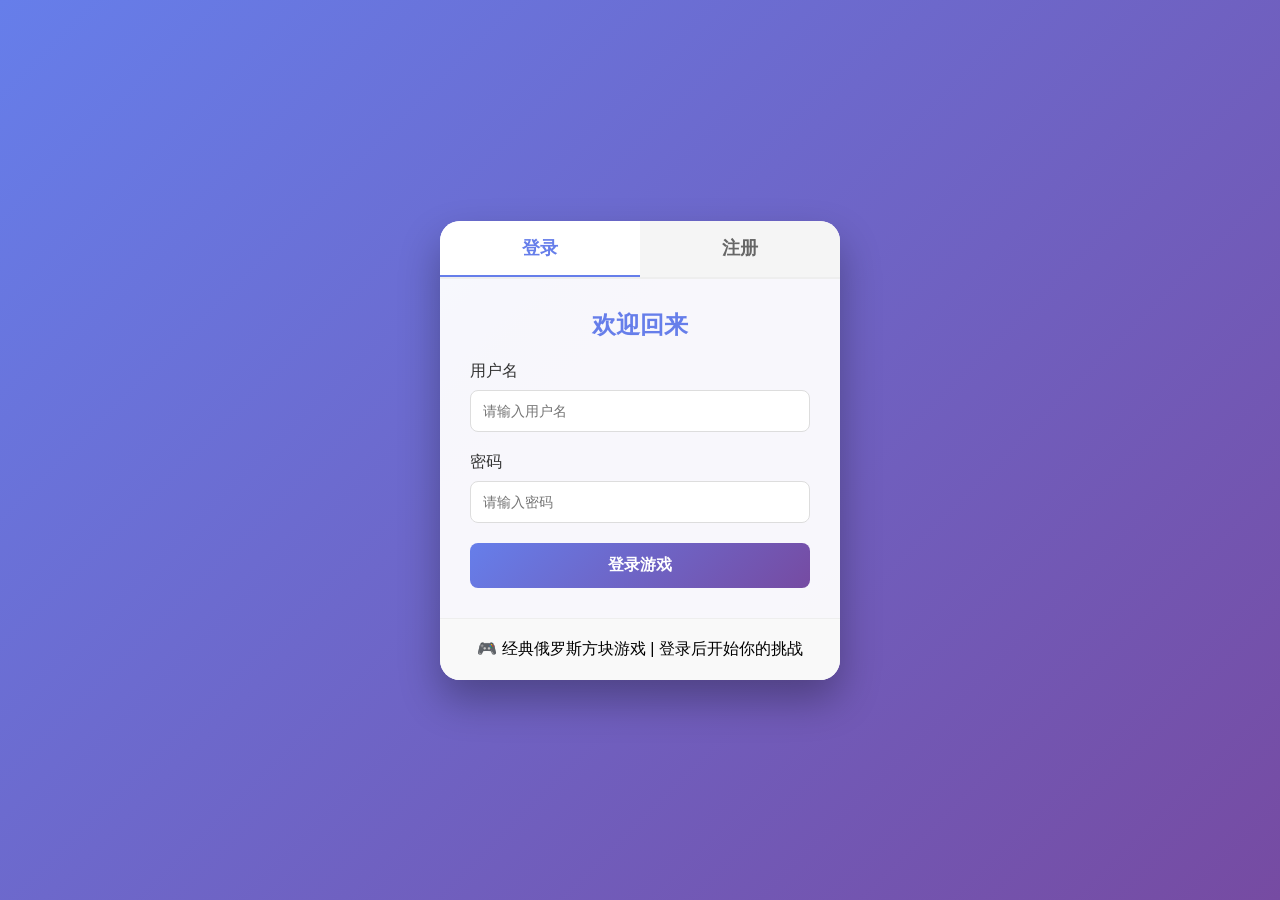
<file: 01-app/static/index.html>
<!DOCTYPE html>
<html lang="zh-CN">
<head>
    <meta charset="UTF-8">
    <meta name="viewport" content="width=device-width, initial-scale=1.0">
    <title>俄罗斯方块 - 登录/注册</title>
    <style>
        * {
            margin: 0;
            padding: 0;
            box-sizing: border-box;
        }

        body {
            background: linear-gradient(135deg, #667eea 0%, #764ba2 100%);
            font-family: 'Segoe UI', Tahoma, Geneva, Verdana, sans-serif;
            min-height: 100vh;
            display: flex;
            justify-content: center;
            align-items: center;
        }

        .container {
            background: rgba(255, 255, 255, 0.95);
            border-radius: 20px;
            box-shadow: 0 20px 40px rgba(0, 0, 0, 0.3);
            width: 400px;
            max-width: 90%;
            overflow: hidden;
        }

        .tabs {
            display: flex;
            border-bottom: 2px solid #eee;
        }

        .tab {
            flex: 1;
            text-align: center;
            padding: 15px;
            cursor: pointer;
            font-size: 18px;
            font-weight: bold;
            transition: all 0.3s;
            background: #f5f5f5;
            color: #666;
        }

        .tab.active {
            background: white;
            color: #667eea;
            border-bottom: 2px solid #667eea;
        }

        .form-container {
            padding: 30px;
        }

        .form {
            display: none;
        }

        .form.active {
            display: block;
        }

        .form-group {
            margin-bottom: 20px;
        }

        label {
            display: block;
            margin-bottom: 8px;
            color: #333;
            font-weight: 500;
        }

        input {
            width: 100%;
            padding: 12px;
            border: 1px solid #ddd;
            border-radius: 8px;
            font-size: 14px;
            transition: border-color 0.3s;
        }

        input:focus {
            outline: none;
            border-color: #667eea;
        }

        button {
            width: 100%;
            padding: 12px;
            background: linear-gradient(135deg, #667eea 0%, #764ba2 100%);
            color: white;
            border: none;
            border-radius: 8px;
            font-size: 16px;
            font-weight: bold;
            cursor: pointer;
            transition: transform 0.2s;
        }

        button:hover {
            transform: scale(1.02);
        }

        button:active {
            transform: scale(0.98);
        }

        .message {
            margin-top: 15px;
            padding: 10px;
            border-radius: 8px;
            text-align: center;
            font-size: 14px;
            display: none;
        }

        .message.error {
            background: #fee;
            color: #c33;
            display: block;
        }

        .message.success {
            background: #efe;
            color: #3c3;
            display: block;
        }

        .title {
            text-align: center;
            color: #667eea;
            margin-bottom: 20px;
        }

        .game-preview {
            text-align: center;
            padding: 20px;
            background: #f9f9f9;
            border-top: 1px solid #eee;
        }

        .game-preview span {
            color: #667eea;
            font-weight: bold;
        }
    </style>
</head>
<body>
    <div class="container">
        <div class="tabs">
            <div class="tab active" data-tab="login">登录</div>
            <div class="tab" data-tab="register">注册</div>
        </div>
        
        <div class="form-container">
            <!-- 登录表单 -->
            <div class="form active" id="login-form">
                <h2 class="title">欢迎回来</h2>
                <div class="form-group">
                    <label>用户名</label>
                    <input type="text" id="login-username" placeholder="请输入用户名">
                </div>
                <div class="form-group">
                    <label>密码</label>
                    <input type="password" id="login-password" placeholder="请输入密码">
                </div>
                <button id="login-btn">登录游戏</button>
                <div class="message" id="login-message"></div>
            </div>
            
            <!-- 注册表单 -->
            <div class="form" id="register-form">
                <h2 class="title">创建账号</h2>
                <div class="form-group">
                    <label>用户名</label>
                    <input type="text" id="reg-username" placeholder="请输入用户名">
                </div>
                <div class="form-group">
                    <label>昵称</label>
                    <input type="text" id="reg-nickname" placeholder="请输入昵称（可选）">
                </div>
                <div class="form-group">
                    <label>密码</label>
                    <input type="password" id="reg-password" placeholder="请输入密码">
                </div>
                <div class="form-group">
                    <label>确认密码</label>
                    <input type="password" id="reg-confirm" placeholder="请再次输入密码">
                </div>
                <button id="register-btn">注册账号</button>
                <div class="message" id="register-message"></div>
            </div>
        </div>
        
        <div class="game-preview">
            🎮 经典俄罗斯方块游戏 | 登录后开始你的挑战
        </div>
    </div>

    <script>
        // Tab切换
        document.querySelectorAll('.tab').forEach(tab => {
            tab.addEventListener('click', () => {
                const tabName = tab.dataset.tab;
                
                // 切换tab样式
                document.querySelectorAll('.tab').forEach(t => t.classList.remove('active'));
                tab.classList.add('active');
                
                // 切换表单
                document.querySelectorAll('.form').forEach(f => f.classList.remove('active'));
                document.getElementById(`${tabName}-form`).classList.add('active');
                
                // 清除消息
                clearMessages();
            });
        });
        
        function clearMessages() {
            document.getElementById('login-message').className = 'message';
            document.getElementById('login-message').style.display = 'none';
            document.getElementById('register-message').className = 'message';
            document.getElementById('register-message').style.display = 'none';
        }
        
        function showMessage(element, message, type) {
            element.textContent = message;
            element.className = `message ${type}`;
            element.style.display = 'block';
        }
        
        // 登录
        document.getElementById('login-btn').addEventListener('click', async () => {
            const username = document.getElementById('login-username').value.trim();
            const password = document.getElementById('login-password').value;
            const messageEl = document.getElementById('login-message');
            
            if (!username || !password) {
                showMessage(messageEl, '请填写用户名和密码', 'error');
                return;
            }
            
            try {
                const response = await fetch('/api/login', {
                    method: 'POST',
                    headers: { 'Content-Type': 'application/json' },
                    body: JSON.stringify({ username, password })
                });
                
                const data = await response.json();
                
                if (data.success) {
                    // 保存用户信息到sessionStorage
                    sessionStorage.setItem('user_id', data.user_id);
                    sessionStorage.setItem('username', data.username);
                    sessionStorage.setItem('nickname', data.nickname);
                    
                    showMessage(messageEl, '登录成功，正在进入游戏...', 'success');
                    setTimeout(() => {
                        window.location.href = '/game';
                    }, 1000);
                } else {
                    showMessage(messageEl, data.message || '登录失败', 'error');
                }
            } catch (error) {
                showMessage(messageEl, '网络错误，请稍后重试', 'error');
            }
        });
        
        // 注册
        document.getElementById('register-btn').addEventListener('click', async () => {
            const username = document.getElementById('reg-username').value.trim();
            const nickname = document.getElementById('reg-nickname').value.trim();
            const password = document.getElementById('reg-password').value;
            const confirm = document.getElementById('reg-confirm').value;
            const messageEl = document.getElementById('register-message');
            
            if (!username || !password) {
                showMessage(messageEl, '请填写用户名和密码', 'error');
                return;
            }
            
            if (password !== confirm) {
                showMessage(messageEl, '两次输入的密码不一致', 'error');
                return;
            }
            
            if (password.length < 6) {
                showMessage(messageEl, '密码长度至少6位', 'error');
                return;
            }
            
            try {
                const response = await fetch('/api/register', {
                    method: 'POST',
                    headers: { 'Content-Type': 'application/json' },
                    body: JSON.stringify({ username, nickname, password })
                });
                
                const data = await response.json();
                
                if (data.success) {
                    showMessage(messageEl, '注册成功，请登录', 'success');
                    // 切换到登录tab
                    setTimeout(() => {
                        document.querySelector('.tab[data-tab="login"]').click();
                        document.getElementById('login-username').value = username;
                    }, 1500);
                } else {
                    showMessage(messageEl, data.message || '注册失败', 'error');
                }
            } catch (error) {
                showMessage(messageEl, '网络错误，请稍后重试', 'error');
            }
        });
        
        // 按Enter键提交
        document.getElementById('login-password').addEventListener('keypress', (e) => {
            if (e.key === 'Enter') document.getElementById('login-btn').click();
        });
        document.getElementById('reg-confirm').addEventListener('keypress', (e) => {
            if (e.key === 'Enter') document.getElementById('register-btn').click();
        });
    </script>
</body>
</html>
</file>
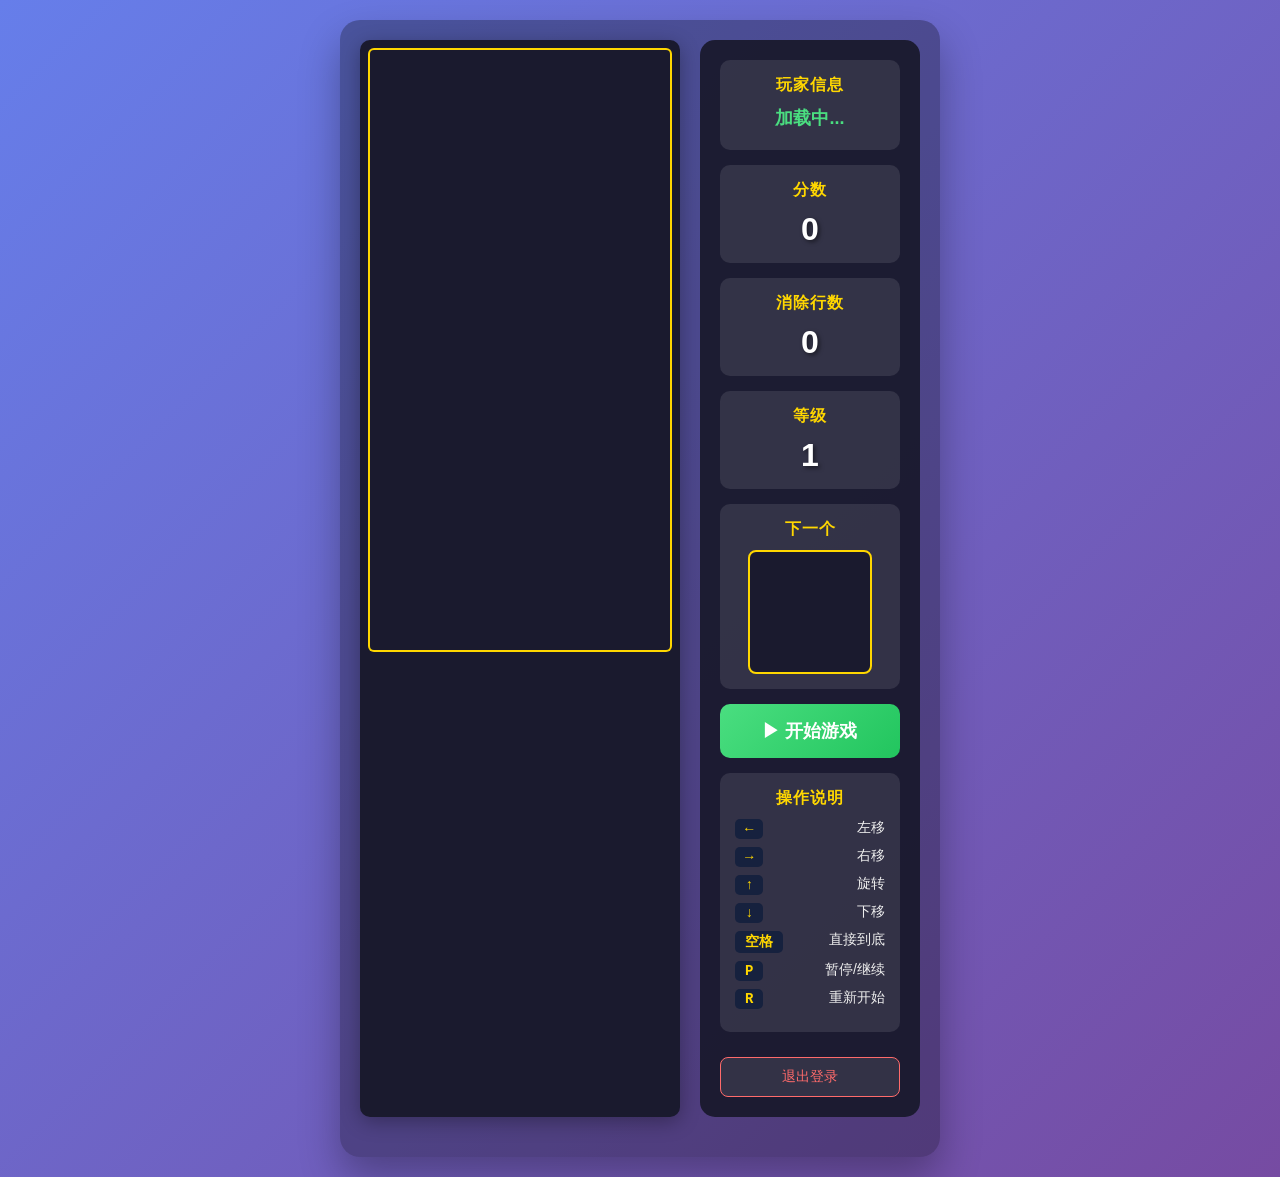
<file: 01-app/static/game.html>
<!DOCTYPE html>
<html lang="zh-CN">
<head>
    <meta charset="UTF-8">
    <meta name="viewport" content="width=device-width, initial-scale=1.0">
    <title>俄罗斯方块 - 游戏</title>
    <link rel="stylesheet" href="style.css">
</head>
<body>
    <div class="container">
        <div class="game-wrapper">
            <div class="game-area">
                <canvas id="gameCanvas" width="300" height="600"></canvas>
            </div>
            <div class="info-area">
                <div class="info-card">
                    <h3>玩家信息</h3>
                    <div class="player-name" id="playerName">加载中...</div>
                    <div class="player-id" id="playerId"></div>
                </div>
                <div class="info-card">
                    <h3>分数</h3>
                    <div class="score" id="score">0</div>
                </div>
                <div class="info-card">
                    <h3>消除行数</h3>
                    <div class="lines" id="lines">0</div>
                </div>
                <div class="info-card">
                    <h3>等级</h3>
                    <div class="level" id="level">1</div>
                </div>
                <div class="info-card">
                    <h3>下一个</h3>
                    <canvas id="nextCanvas" width="120" height="120"></canvas>
                </div>
                
                <!-- 开始游戏按钮 -->
                <button class="start-btn" id="startBtn">▶ 开始游戏</button>
                
                <div class="controls-card">
                    <h3>操作说明</h3>
                    <div class="control-item">
                        <span class="key">←</span><span>左移</span>
                    </div>
                    <div class="control-item">
                        <span class="key">→</span><span>右移</span>
                    </div>
                    <div class="control-item">
                        <span class="key">↑</span><span>旋转</span>
                    </div>
                    <div class="control-item">
                        <span class="key">↓</span><span>下移</span>
                    </div>
                    <div class="control-item">
                        <span class="key">空格</span><span>直接到底</span>
                    </div>
                    <div class="control-item">
                        <span class="key">P</span><span>暂停/继续</span>
                    </div>
                    <div class="control-item">
                        <span class="key">R</span><span>重新开始</span>
                    </div>
                </div>
                
                <button class="logout-btn" id="logoutBtn">退出登录</button>
            </div>
        </div>
        <div class="status-message" id="statusMessage"></div>
    </div>
    <script src="https://cdn.socket.io/4.5.4/socket.io.min.js"></script>
    <script src="game.js"></script>
</body>
</html>
</file>
<file: 01-app/static/style.css>
* {
    margin: 0;
    padding: 0;
    box-sizing: border-box;
}

body {
    background: linear-gradient(135deg, #667eea 0%, #764ba2 100%);
    font-family: 'Segoe UI', Tahoma, Geneva, Verdana, sans-serif;
    min-height: 100vh;
    display: flex;
    justify-content: center;
    align-items: center;
    padding: 20px;
}

.container {
    background: rgba(0, 0, 0, 0.3);
    border-radius: 20px;
    padding: 20px;
    box-shadow: 0 20px 40px rgba(0, 0, 0, 0.3);
}

.game-wrapper {
    display: flex;
    gap: 20px;
    flex-wrap: wrap;
    justify-content: center;
}

.game-area {
    background: #1a1a2e;
    border-radius: 10px;
    padding: 10px;
    box-shadow: 0 5px 20px rgba(0, 0, 0, 0.3);
}

#gameCanvas {
    display: block;
    margin: 0 auto;
    box-shadow: 0 0 0 2px #ffd700;
    border-radius: 4px;
}

.info-area {
    background: rgba(26, 26, 46, 0.95);
    border-radius: 15px;
    padding: 20px;
    min-width: 220px;
}

.info-card, .controls-card {
    background: rgba(255, 255, 255, 0.1);
    border-radius: 10px;
    padding: 15px;
    margin-bottom: 15px;
    text-align: center;
}

.info-card h3, .controls-card h3 {
    color: #ffd700;
    font-size: 16px;
    margin-bottom: 10px;
    text-transform: uppercase;
    letter-spacing: 1px;
}

.player-id {
    color: #4ade80;
    font-size: 12px;
    word-break: break-all;
    font-family: monospace;
}

.score, .lines, .level {
    font-size: 32px;
    font-weight: bold;
    color: #fff;
    text-shadow: 2px 2px 4px rgba(0, 0, 0, 0.5);
}

#nextCanvas {
    background: #1a1a2e;
    border: 2px solid #ffd700;
    border-radius: 8px;
    margin: 10px auto 0;
    display: block;
}

.control-item {
    display: flex;
    justify-content: space-between;
    margin-bottom: 8px;
    font-size: 14px;
    color: #eee;
}

.key {
    background: #16213e;
    padding: 2px 10px;
    border-radius: 5px;
    font-weight: bold;
    color: #ffd700;
    font-family: monospace;
}

.restart-btn {
    width: 100%;
    padding: 10px;
    background: linear-gradient(135deg, #667eea, #764ba2);
    border: none;
    border-radius: 8px;
    color: white;
    font-size: 16px;
    font-weight: bold;
    cursor: pointer;
    transition: transform 0.2s;
}

.restart-btn:hover {
    transform: scale(1.02);
}

.restart-btn:active {
    transform: scale(0.98);
}

.status-message {
    text-align: center;
    margin-top: 20px;
    font-size: 20px;
    font-weight: bold;
    color: #ffd700;
    text-shadow: 2px 2px 4px rgba(0, 0, 0, 0.5);
}

@media (max-width: 600px) {
    .game-wrapper {
        flex-direction: column;
    }
    
    .info-area {
        min-width: auto;
    }
    
    .control-item {
        font-size: 12px;
    }
}

/* 添加到文件末尾 */
.start-btn {
    width: 100%;
    padding: 15px;
    background: linear-gradient(135deg, #4ade80, #22c55e);
    border: none;
    border-radius: 10px;
    color: white;
    font-size: 18px;
    font-weight: bold;
    cursor: pointer;
    margin-bottom: 15px;
    transition: all 0.3s;
}

.start-btn:hover {
    transform: scale(1.02);
    box-shadow: 0 5px 15px rgba(74, 222, 128, 0.3);
}

.start-btn:disabled {
    background: #666;
    cursor: not-allowed;
    transform: none;
}

.logout-btn {
    width: 100%;
    padding: 10px;
    background: rgba(255, 255, 255, 0.1);
    border: 1px solid #ff6b6b;
    border-radius: 8px;
    color: #ff6b6b;
    font-size: 14px;
    cursor: pointer;
    margin-top: 10px;
    transition: all 0.3s;
}

.logout-btn:hover {
    background: #ff6b6b;
    color: white;
}

.player-name {
    font-size: 18px;
    font-weight: bold;
    color: #4ade80;
    margin-bottom: 5px;
}
</file>
